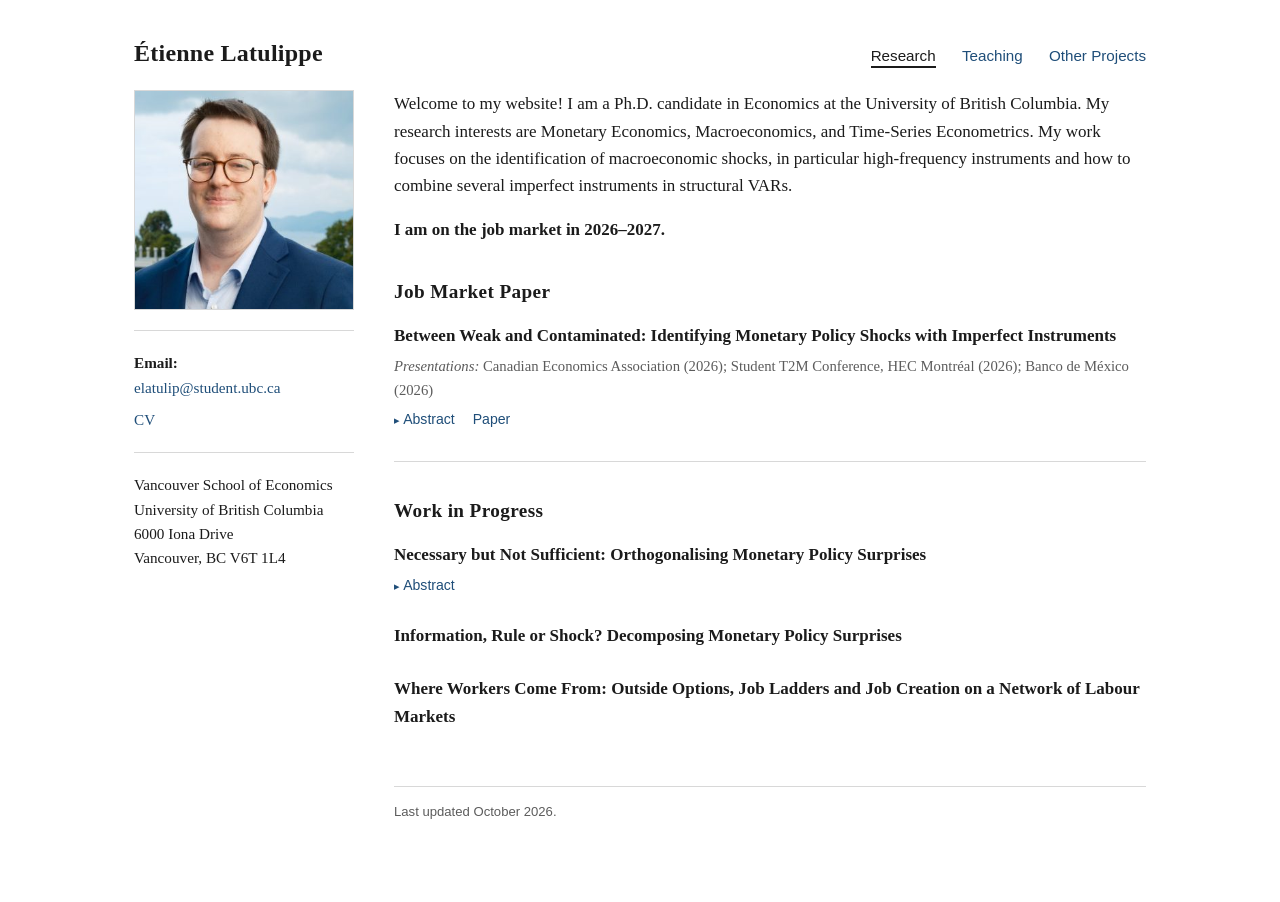
<file: index.html>
<!DOCTYPE html>
<html lang="en">
<head>
<meta charset="utf-8">
<meta name="viewport" content="width=device-width, initial-scale=1.0">
<title>Étienne Latulippe — Economics, UBC (Vancouver School of Economics)</title>
<meta name="description" content="Étienne (Etienne) Latulippe — PhD candidate in Economics at the University of British Columbia, Vancouver School of Economics. Monetary Economics, Macroeconomics, Time-Series Econometrics; identification of macroeconomic shocks, high-frequency instruments, structural VARs.">
<meta name="author" content="Étienne Latulippe">
<link rel="canonical" href="https://elatulippe.github.io/">

<!-- Open Graph / social preview -->
<meta property="og:type" content="profile">
<meta property="og:title" content="Étienne Latulippe — Economics, UBC">
<meta property="og:description" content="PhD candidate in Economics at the University of British Columbia. Identification of macroeconomic shocks, high-frequency instruments, structural VARs.">
<meta property="og:url" content="https://elatulippe.github.io/">
<meta property="og:image" content="https://elatulippe.github.io/files/headshot.jpg">
<meta property="profile:first_name" content="Étienne">
<meta property="profile:last_name" content="Latulippe">
<meta name="twitter:card" content="summary">

<link rel="stylesheet" href="assets/style.css">
<style>
  /* "Abstract" toggle shown inline with the Paper / Slides links */
  .paper .filelinks .abs-toggle {
    font: inherit; color: var(--link); background: none; border: 0;
    padding: 0; margin-right: 14px; cursor: pointer;
  }
  .paper .filelinks .abs-toggle::before { content: "\25B8  "; font-size: 0.8em; }
  .paper .filelinks .abs-toggle[aria-expanded="true"]::before { content: "\25BE  "; }
  .paper .filelinks .abs-toggle:hover { text-decoration: underline; }
  .paper .abstract-text {
    margin: 8px 0 0; font-size: 0.95rem; color: #2c2c2c;
    border-left: 2px solid var(--rule); padding-left: 14px;
  }
</style>
<script>
  function toggleAbstract(btn) {
    var box = document.getElementById(btn.getAttribute('aria-controls'));
    var open = btn.getAttribute('aria-expanded') === 'true';
    btn.setAttribute('aria-expanded', open ? 'false' : 'true');
    box.hidden = open;
  }
</script>

<!-- Structured data: tells Google which "Étienne Latulippe" this is.
     When you create your scholarly profiles, add their URLs to the "sameAs"
     list below (each in quotes, comma-separated), e.g.:
       "https://scholar.google.com/citations?user=YOUR_ID",
       "https://orcid.org/0000-0000-0000-0000",
       "https://ideas.repec.org/f/pXXXXX.html",
       "https://www.linkedin.com/in/YOUR-HANDLE/"                       -->
<script type="application/ld+json">
{
  "@context": "https://schema.org",
  "@type": "Person",
  "name": "Étienne Latulippe",
  "alternateName": "Etienne Latulippe",
  "url": "https://elatulippe.github.io/",
  "image": "https://elatulippe.github.io/files/headshot.jpg",
  "email": "elatulip@student.ubc.ca",
  "jobTitle": "PhD Candidate in Economics",
  "affiliation": {
    "@type": "CollegeOrUniversity",
    "name": "Vancouver School of Economics, University of British Columbia",
    "url": "https://economics.ubc.ca/"
  },
  "knowsAbout": ["Monetary Economics", "Macroeconomics", "Time-Series Econometrics", "High-frequency identification", "Structural VARs"],
  "sameAs": [
    "https://economics.ubc.ca/profile/etienne-latulippe-2/"
  ]
}
</script>
</head>
<body>
<div class="wrap">

  <header class="masthead">
    <a class="name" href="index.html">Étienne Latulippe</a>
    <nav class="nav">
      <a href="index.html" class="active">Research</a>
      <a href="teaching.html">Teaching</a>
      <a href="other.html">Other Projects</a>
    </nav>
  </header>

  <div class="layout">

    <!-- ============ LEFT COLUMN ============ -->
    <aside class="sidebar">
      <img class="headshot" src="files/headshot.jpg" alt="Étienne Latulippe">
      <hr>
      <p><span class="label">Email:</span><br>
         <a href="mailto:elatulip@student.ubc.ca">elatulip@student.ubc.ca</a></p>
      <p class="links">
        <a href="cv.html">CV</a>
      </p>
      <hr>
      <p>Vancouver School of Economics<br>
         University of British Columbia<br>
         6000 Iona Drive<br>
         Vancouver, BC V6T 1L4</p>
    </aside>

    <!-- ============ RIGHT COLUMN ============ -->
    <main>
      <p class="intro">
        Welcome to my website! I am a Ph.D. candidate in Economics at the
        University of British Columbia. My research interests are Monetary
        Economics, Macroeconomics, and Time-Series Econometrics. My work focuses
        on the identification of macroeconomic shocks, in particular
        high-frequency instruments and how to combine several imperfect
        instruments in structural VARs.
      </p>
      <p class="intro">
        <strong>I am on the job market in 2026&ndash;2027.</strong>
      </p>

      <h2>Job Market Paper</h2>

      <div class="paper">
        <span class="title">Between Weak and Contaminated: Identifying Monetary Policy Shocks with Imperfect Instruments</span>
        <p class="presentations">
          <span class="plabel">Presentations:</span>
          Canadian Economics Association (2026); Student T2M Conference, HEC Montréal (2026); Banco de México (2026)
        </p>
        <p class="filelinks">
          <button type="button" class="abs-toggle" aria-expanded="false" aria-controls="abs-jmp" onclick="toggleAbstract(this)">Abstract</button>
          <a href="files/jmp.pdf">Paper</a>
          <!-- Links hidden for now. Remove the comment markers to show them again.
          <a href="files/jmp_appendix.pdf">Online Appendix</a>
          <a href="files/jmp_slides.pdf">Slides</a>
          -->
        </p>
        <p class="abstract-text" id="abs-jmp" hidden>No available instrument for monetary policy shocks is both strong and clean.
            Orthogonalising high-frequency surprises on pre-announcement information makes them
            cleaner but weakens their first-stage strength, and that weakness magnifies any residual
            contamination. Instruments that cover the whole policy decision, rather than the narrow
            window around the announcement, are strong but exposed to other contamination. I group
            instruments built from the same construction into families, whose members share their
            contamination but differ in relevance. Demeaning within each family removes the shared
            contamination, and pooling across families strengthens the first stage. In U.S. data,
            the pooled instrument is much stronger than the orthogonalised surprise and identifies a
            gradual decline in output and prices and a widening of credit spreads.</p>
      </div>

      <hr>

      <!-- ============================================================
           PUBLICATIONS — hidden for now. Delete the comment markers
           (the line above and the one below) to bring this back.
           ============================================================

      <h2>Publications</h2>

      <div class="paper">
        <span class="title">Paper title goes here</span>
        <span class="authors">(with Coauthor One and Coauthor Two)</span>
        <span class="outlet"><a href="#">Journal Name, forthcoming</a></span>
        <details class="abstract">
          <summary>Abstract</summary>
          <p>[Abstract text.]</p>
        </details>
        <p class="filelinks">
          <a href="files/paper.pdf">PDF</a>
          <a href="files/paper_appendix.pdf">Online Appendix</a>
          <a href="#">Replication Files</a>
        </p>
      </div>

      <hr>

           ============================================================ -->

      <h2>Work in Progress</h2>

      <div class="paper">
        <span class="title">Necessary but Not Sufficient: Orthogonalising Monetary Policy Surprises</span>
        <p class="filelinks">
          <button type="button" class="abs-toggle" aria-expanded="false" aria-controls="abs-purging" onclick="toggleAbstract(this)">Abstract</button>
          <!-- Links hidden for now. Remove the comment markers to show them again.
          <a href="files/Orthogonalization_Necessary_but_not_Sufficient_Paper.pdf">Paper</a>
          <a href="files/purging_slides.pdf">Slides</a>
          -->
        </p>
        <p class="abstract-text" id="abs-purging" hidden>High-frequency monetary policy surprises are predictable from information available
            before the announcement. The standard remedy orthogonalises them on pre-announcement
            controls with a single slope. I show that this remedy is necessary but not sufficient. A
            single slope suffices only if markets misjudge the Fed's response to news by the same
            amount at every announcement. Empirically, however, the surprise loads differently on the
            controls at easing and at tightening announcements. A single slope therefore
            over-corrects tightening surprises and can bias the estimated effects of policy. Separate
            slopes for easing and tightening surprises weaken the instrument less and more than halve
            the estimated fall in output. The orthogonalisation is also conditional on the choice of
            controls. Principal components of a broad panel of controls fit as well as the standard
            controls, weaken the instrument less and imply more modest effects of monetary
            policy.</p>
      </div>

      <div class="paper">
        <span class="title">Information, Rule or Shock? Decomposing Monetary Policy Surprises</span>
      </div>

      <div class="paper">
        <span class="title">Where Workers Come From: Outside Options, Job Ladders and Job Creation on a Network of Labour Markets</span>
      </div>

      <!-- Not in the research statement: hidden but retained.
      <div class="paper">
        <span class="title">When Policy Rules Change: Misspecification in Proxy-VAR Estimates</span>
      </div>
      -->

      <div class="footer">
        Last updated October 2026.
      </div>
    </main>

  </div>
</div>
</body>
</html>
</file>
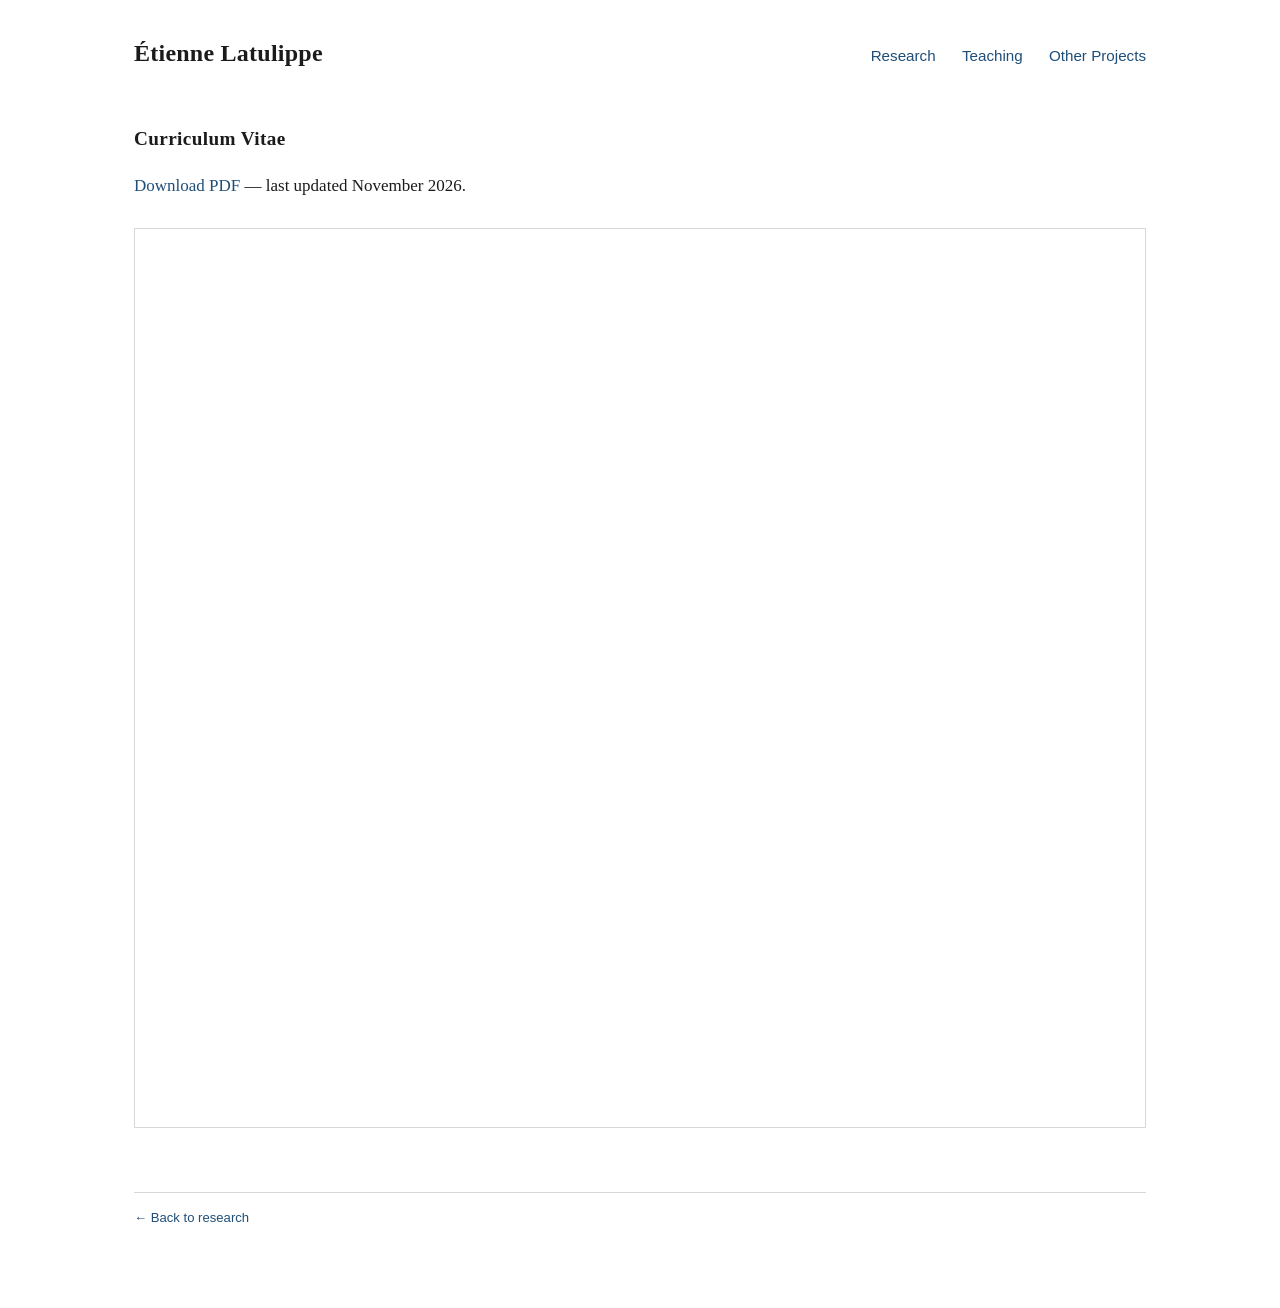
<file: cv.html>
<!DOCTYPE html>
<html lang="en">
<head>
<meta charset="utf-8">
<meta name="viewport" content="width=device-width, initial-scale=1.0">
<title>CV — Étienne Latulippe</title>
<meta name="description" content="Curriculum vitae of Étienne Latulippe, PhD candidate in Economics at the University of British Columbia.">
<link rel="canonical" href="https://elatulippe.github.io/cv.html">
<link rel="stylesheet" href="assets/style.css">
<style>
  .cvframe {
    width: 100%;
    height: 900px;
    border: 1px solid var(--rule);
    margin-top: 12px;
  }
  @media (max-width: 720px) { .cvframe { height: 520px; } }
</style>
</head>
<body>
<div class="wrap">

  <header class="masthead">
    <a class="name" href="index.html">Étienne Latulippe</a>
    <nav class="nav">
      <a href="index.html">Research</a>
      <a href="teaching.html">Teaching</a>
      <a href="other.html">Other Projects</a>
    </nav>
  </header>

  <main>
    <h2>Curriculum Vitae</h2>
    <p><a href="files/Etienne_Latulippe_CV_October_2026.pdf">Download PDF</a> — last updated November 2026.</p>
    <iframe class="cvframe" src="files/Etienne_Latulippe_CV_November_2026.pdf" title="Curriculum vitae"></iframe>

    <div class="footer">
      <a href="index.html">← Back to research</a>
    </div>
  </main>

</div>
</body>
</html>
</file>
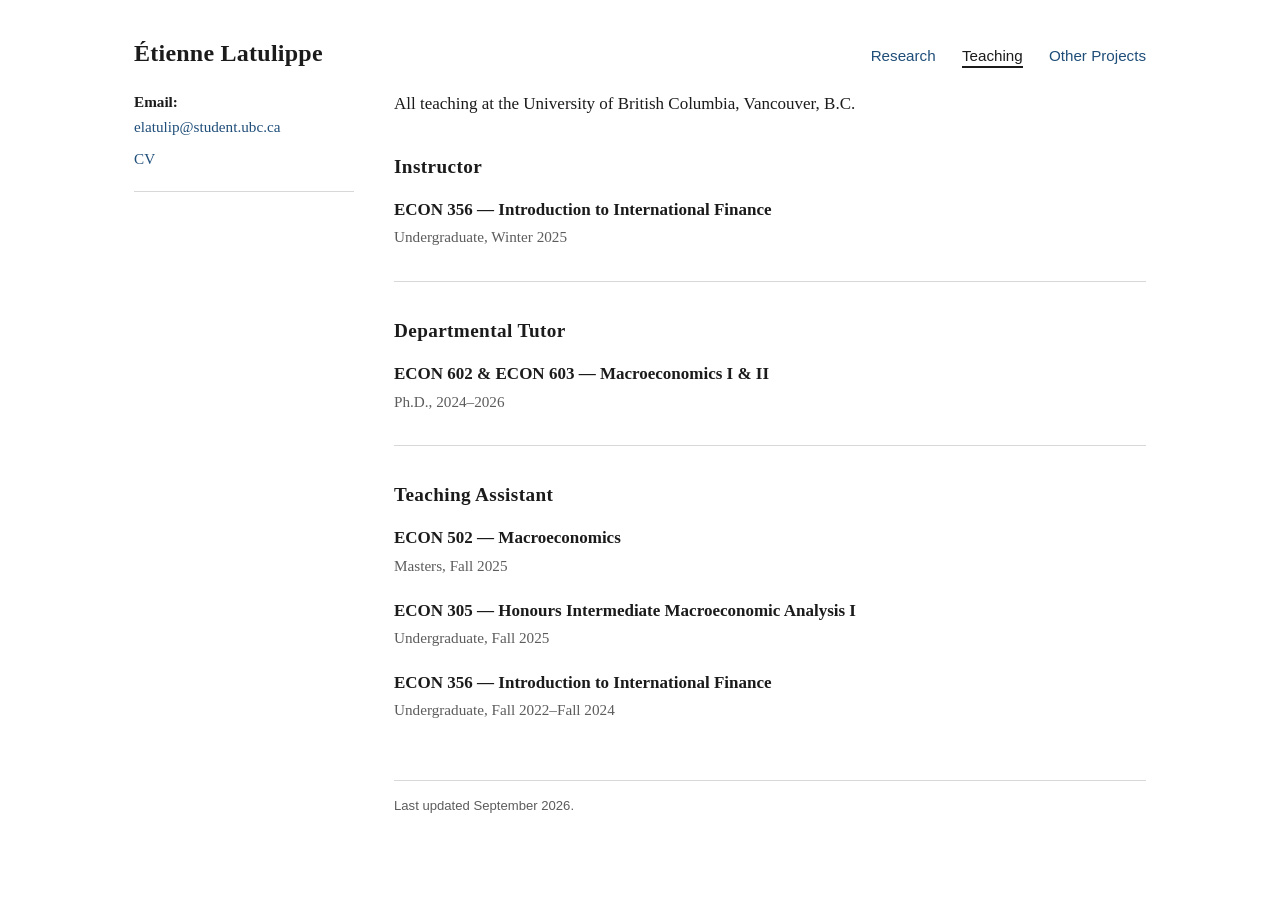
<file: teaching.html>
<!DOCTYPE html>
<html lang="en">
<head>
<meta charset="utf-8">
<meta name="viewport" content="width=device-width, initial-scale=1.0">
<title>Teaching — Étienne Latulippe</title>
<meta name="description" content="Courses taught by Étienne Latulippe at the University of British Columbia — international finance and macroeconomics.">
<link rel="canonical" href="https://elatulippe.github.io/teaching.html">
<link rel="stylesheet" href="assets/style.css">
</head>
<body>
<div class="wrap">

  <header class="masthead">
    <a class="name" href="index.html">Étienne Latulippe</a>
    <nav class="nav">
      <a href="index.html">Research</a>
      <a href="teaching.html" class="active">Teaching</a>
      <a href="other.html">Other Projects</a>
    </nav>
  </header>

  <div class="layout">

    <aside class="sidebar">
      <p><span class="label">Email:</span><br>
         <a href="mailto:elatulip@student.ubc.ca">elatulip@student.ubc.ca</a></p>
      <p class="links">
        <a href="cv.html">CV</a>
      </p>
      <hr>
    </aside>

    <main>
      <p class="intro">
        All teaching at the University of British Columbia, Vancouver, B.C.
      </p>

      <h2>Instructor</h2>

      <div class="entry">
        <span class="role">ECON 356 — Introduction to International Finance</span><br>
        <span class="meta">Undergraduate, Winter 2025</span>

        <!-- Syllabus link hidden for now. Delete the marker on the line above
             and the one below to bring it back.

        <ul class="plain">
          <li><a href="files/syllabus.pdf">Syllabus</a></li>
        </ul>

             -->
      </div>

      <hr>

      <h2>Departmental Tutor</h2>

      <div class="entry">
        <span class="role">ECON 602 &amp; ECON 603 — Macroeconomics I &amp; II</span><br>
        <span class="meta">Ph.D., 2024&ndash;2026</span>
      </div>

      <hr>

      <h2>Teaching Assistant</h2>

      <div class="entry">
        <span class="role">ECON 502 — Macroeconomics</span><br>
        <span class="meta">Masters, Fall 2025</span>
      </div>

      <div class="entry">
        <span class="role">ECON 305 — Honours Intermediate Macroeconomic Analysis I</span><br>
        <span class="meta">Undergraduate, Fall 2025</span>
      </div>

      <div class="entry">
        <span class="role">ECON 356 — Introduction to International Finance</span><br>
        <span class="meta">Undergraduate, Fall 2022&ndash;Fall 2024</span>
      </div>

      <!-- ============================================================
           NOTES AND MATERIALS — hidden for now. Delete the comment
           markers (the line above and the one below) to bring it back.
           ============================================================

      <hr>

      <h2>Notes and Materials</h2>

      <ul class="plain">
        <li><a href="files/notes.pdf">Lecture notes title</a></li>
        <li><a href="files/problem-sets.pdf">Problem sets and solutions</a></li>
      </ul>

           ============================================================ -->

      <div class="footer">
        Last updated September 2026.
      </div>
    </main>

  </div>
</div>
</body>
</html>
</file>
<file: assets/style.css>
/* ---------------------------------------------------------------
   Minimal academic site — two-column layout
   Edit the variables below to restyle the whole site at once.
   --------------------------------------------------------------- */

:root {
  --ink: #1b1b1b;
  --muted: #5c5c5c;
  --rule: #d8d8d8;
  --link: #1f4e79;
  --link-hover: #0d2f4f;
  --bg: #ffffff;
  --max-width: 1060px;
  --sidebar: 220px;
  --serif: Georgia, "Times New Roman", Times, serif;
  --sans: -apple-system, BlinkMacSystemFont, "Segoe UI", Helvetica, Arial, sans-serif;
}

* { box-sizing: border-box; }

html { -webkit-text-size-adjust: 100%; }

body {
  margin: 0;
  background: var(--bg);
  color: var(--ink);
  font-family: var(--serif);
  font-size: 17px;
  line-height: 1.6;
}

a {
  color: var(--link);
  text-decoration: none;
}

a:hover { color: var(--link-hover); text-decoration: underline; }

a:focus-visible {
  outline: 2px solid var(--link);
  outline-offset: 2px;
}

.wrap {
  max-width: var(--max-width);
  margin: 0 auto;
  padding: 0 24px 80px;
}

/* ---------- masthead ---------- */

.masthead {
  display: flex;
  align-items: baseline;
  justify-content: space-between;
  flex-wrap: wrap;
  gap: 12px;
  padding: 34px 0 18px;
}

.masthead .name {
  font-size: 1.5rem;
  font-weight: 600;
  letter-spacing: 0.01em;
  color: var(--ink);
}

.masthead .name:hover { text-decoration: none; }

.nav {
  font-family: var(--sans);
  font-size: 0.95rem;
}

.nav a { margin-left: 22px; }

.nav a:first-child { margin-left: 0; }

.nav a.active {
  color: var(--ink);
  border-bottom: 2px solid var(--ink);
  padding-bottom: 2px;
}

.nav a.active:hover { text-decoration: none; }

/* ---------- two-column body ---------- */

.layout {
  display: grid;
  grid-template-columns: var(--sidebar) 1fr;
  gap: 40px;
  align-items: start;
}

.sidebar { font-size: 0.95rem; }

.sidebar img.headshot {
  width: 100%;
  height: auto;
  display: block;
  border: 1px solid var(--rule);
}

.sidebar hr {
  border: 0;
  border-top: 1px solid var(--rule);
  margin: 20px 0;
}

.sidebar p { margin: 0 0 8px; }

.sidebar .label { font-weight: 600; }

.sidebar .links a { display: block; margin-bottom: 6px; }

/* ---------- main column ---------- */

.intro { margin-top: 0; }

h2 {
  font-size: 1.2rem;
  font-weight: 600;
  letter-spacing: 0.02em;
  margin: 34px 0 14px;
}

h3 {
  font-size: 1.02rem;
  font-weight: 600;
  margin: 26px 0 6px;
}

main hr {
  border: 0;
  border-top: 1px solid var(--rule);
  margin: 30px 0;
}

.paper { margin-bottom: 26px; }

.paper .title {
  font-weight: 600;
  display: block;
}

.paper .authors,
.paper .outlet {
  color: var(--muted);
  font-size: 0.95rem;
  display: block;
}

.paper .outlet { font-style: italic; }

.paper .filelinks {
  font-family: var(--sans);
  font-size: 0.88rem;
  margin-top: 6px;
}

.paper .filelinks a { margin-right: 14px; }

.paper .presentations {
  color: var(--muted);
  font-size: 0.92rem;
  margin: 6px 0 0;
}

.paper .presentations .plabel { font-style: italic; }

details.abstract { margin-top: 8px; }

details.abstract summary {
  cursor: pointer;
  font-family: var(--sans);
  font-size: 0.88rem;
  color: var(--link);
  list-style: none;
  display: inline-block;
}

details.abstract summary::-webkit-details-marker { display: none; }

details.abstract summary::before {
  content: "▸ ";
  font-size: 0.8em;
}

details.abstract[open] summary::before { content: "▾ "; }

details.abstract summary:hover { text-decoration: underline; }

details.abstract p {
  margin: 8px 0 0;
  font-size: 0.95rem;
  color: #2c2c2c;
  border-left: 2px solid var(--rule);
  padding-left: 14px;
}

/* ---------- teaching / CV lists ---------- */

.entry { margin-bottom: 18px; }

.entry .role { font-weight: 600; }

.entry .meta { color: var(--muted); font-size: 0.95rem; }

ul.plain { padding-left: 20px; margin: 8px 0; }

ul.plain li { margin-bottom: 6px; }

.footer {
  margin-top: 56px;
  padding-top: 14px;
  border-top: 1px solid var(--rule);
  font-family: var(--sans);
  font-size: 0.82rem;
  color: var(--muted);
}

/* ---------- mobile ---------- */

@media (max-width: 720px) {
  body { font-size: 16px; }
  .layout {
    grid-template-columns: 1fr;
    gap: 24px;
  }
  .sidebar img.headshot {
    max-width: 190px;
    margin: 0 auto;
  }
  .sidebar { text-align: center; }
  .sidebar .links a { display: inline-block; margin: 0 10px 6px; }
  .masthead { padding-top: 24px; }
}
</file>
